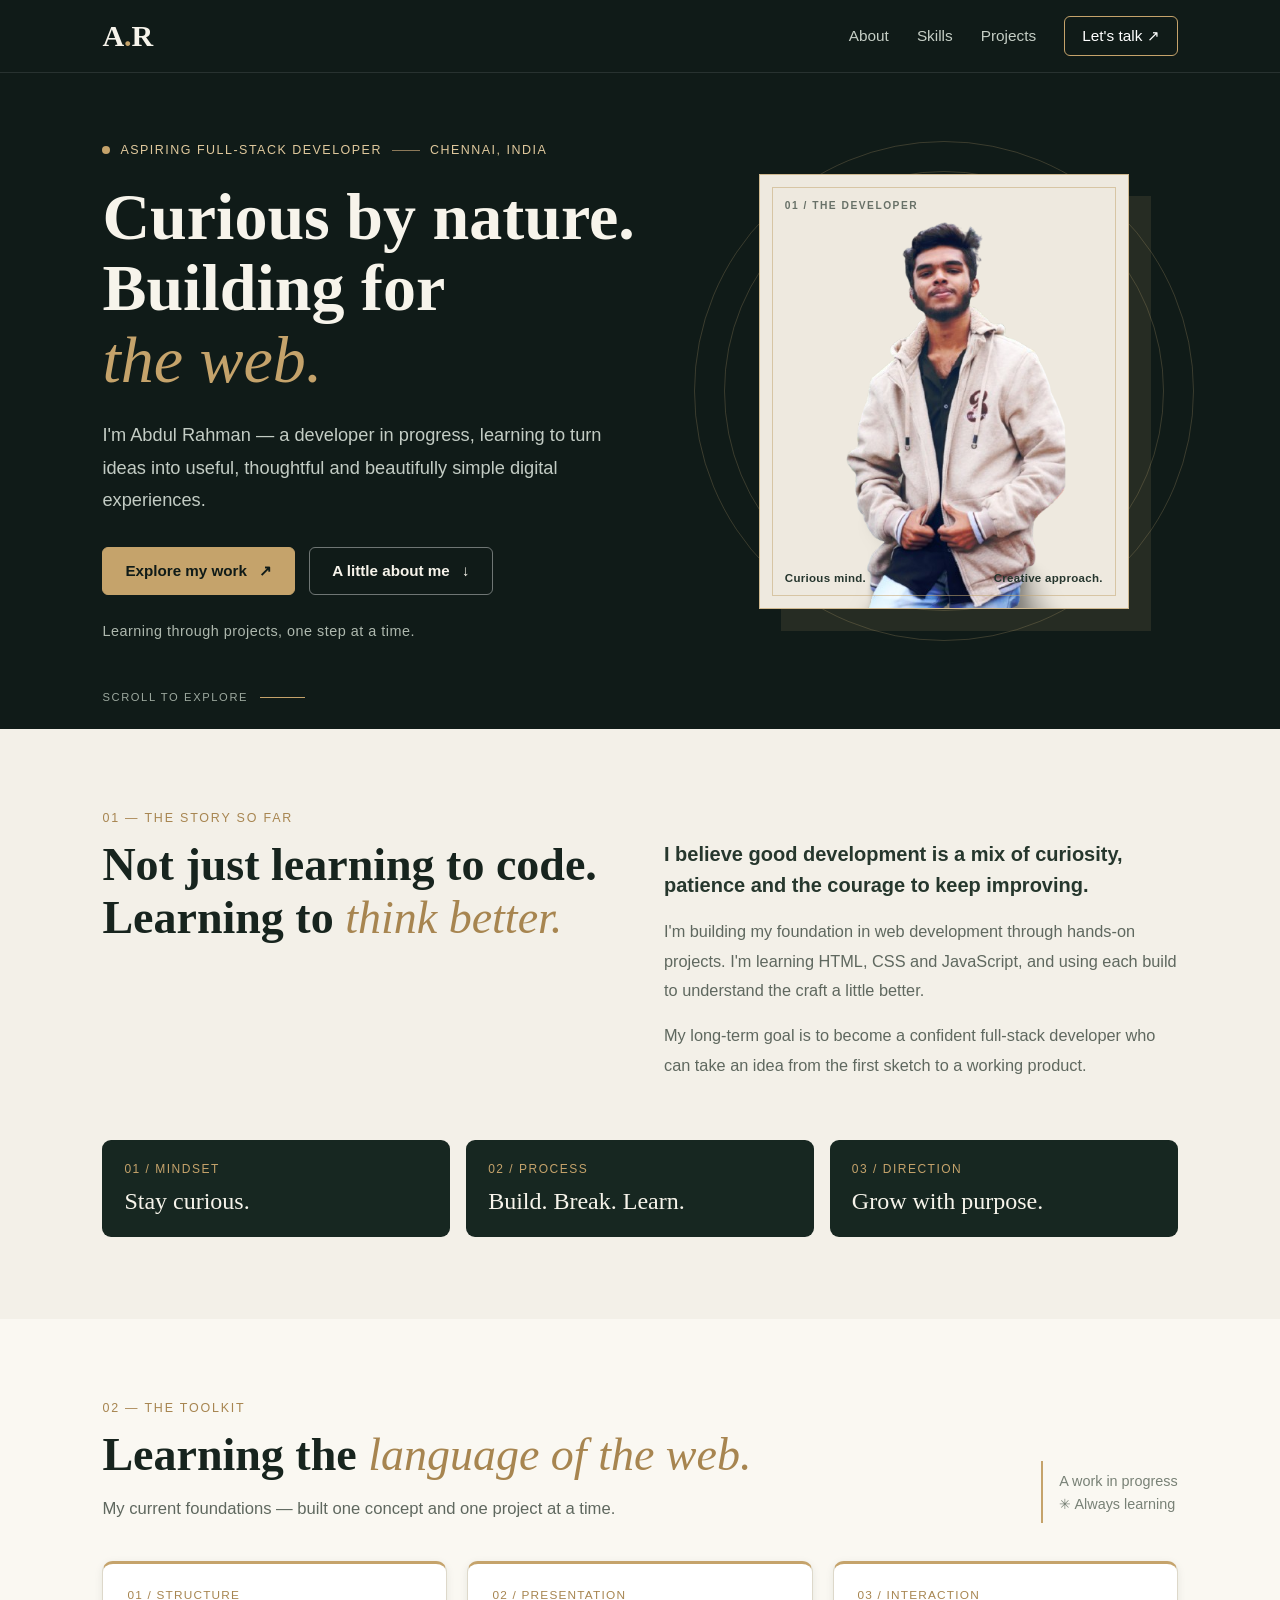
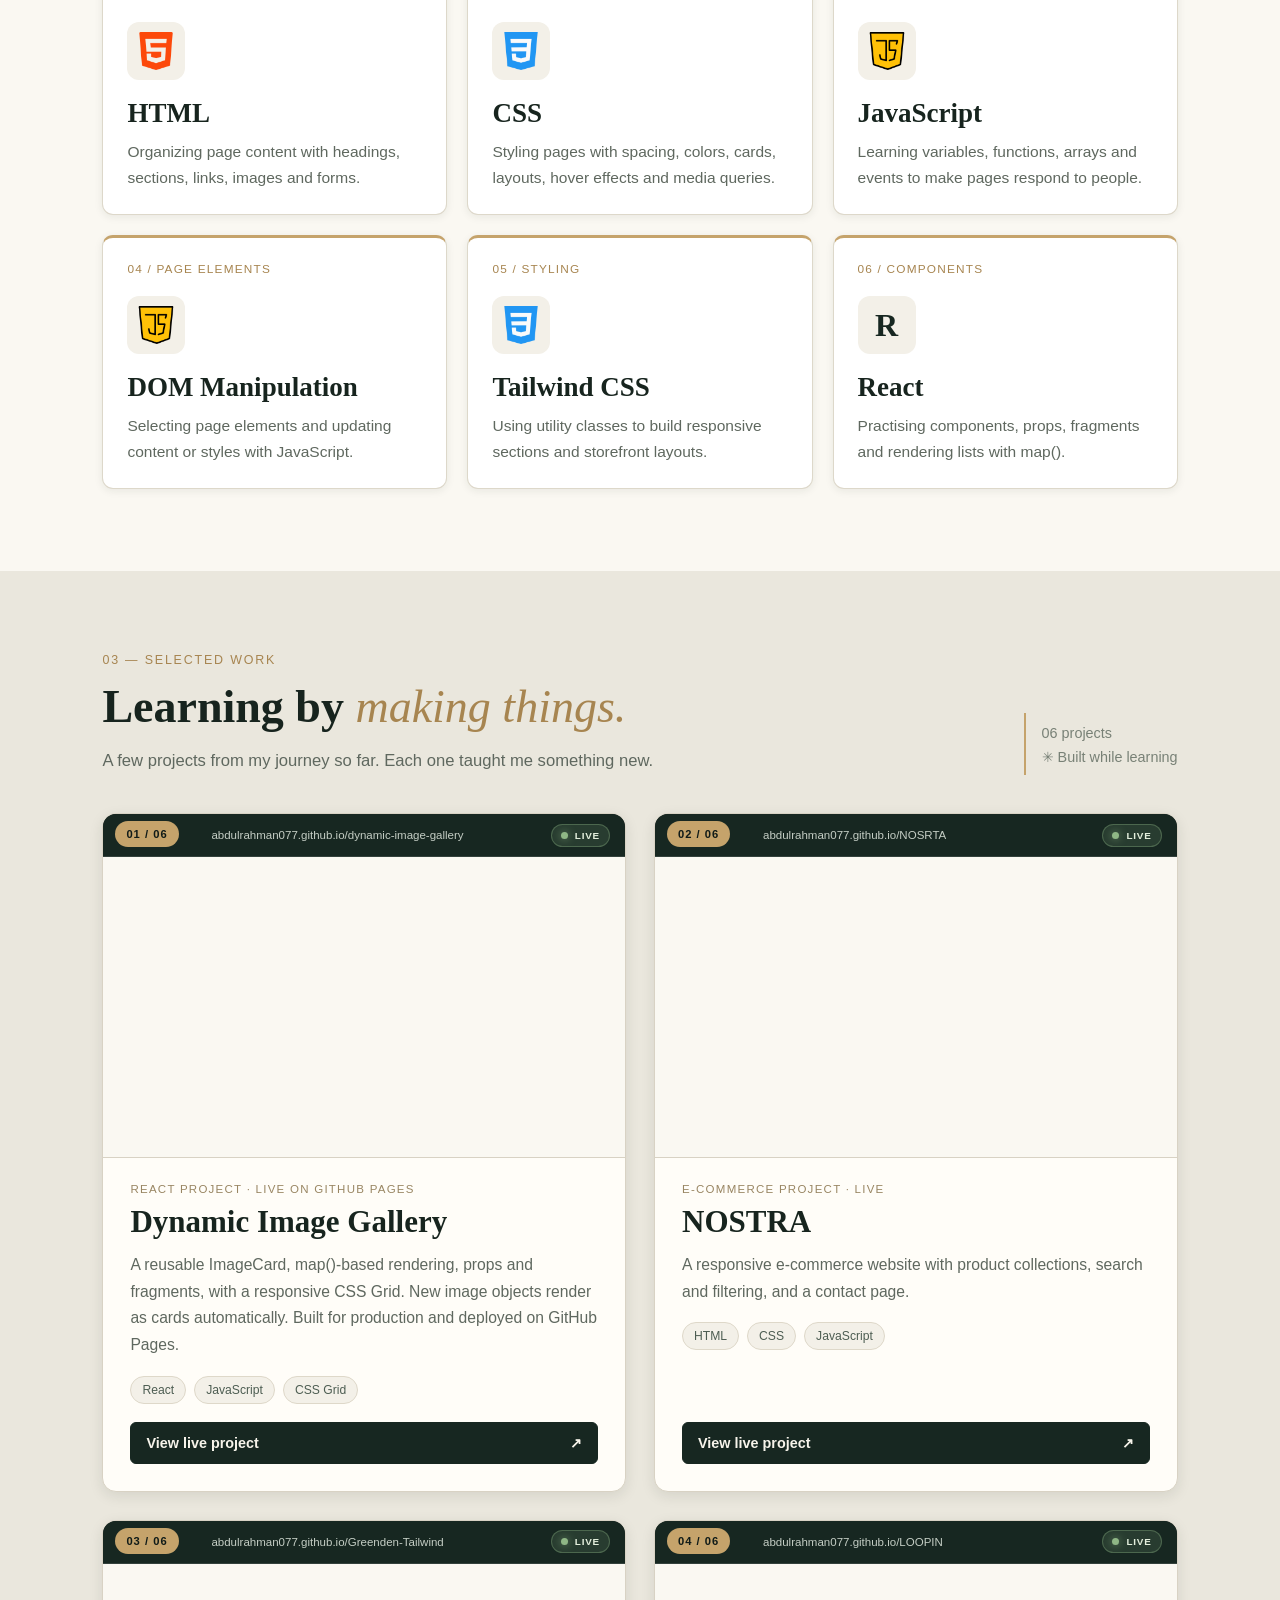
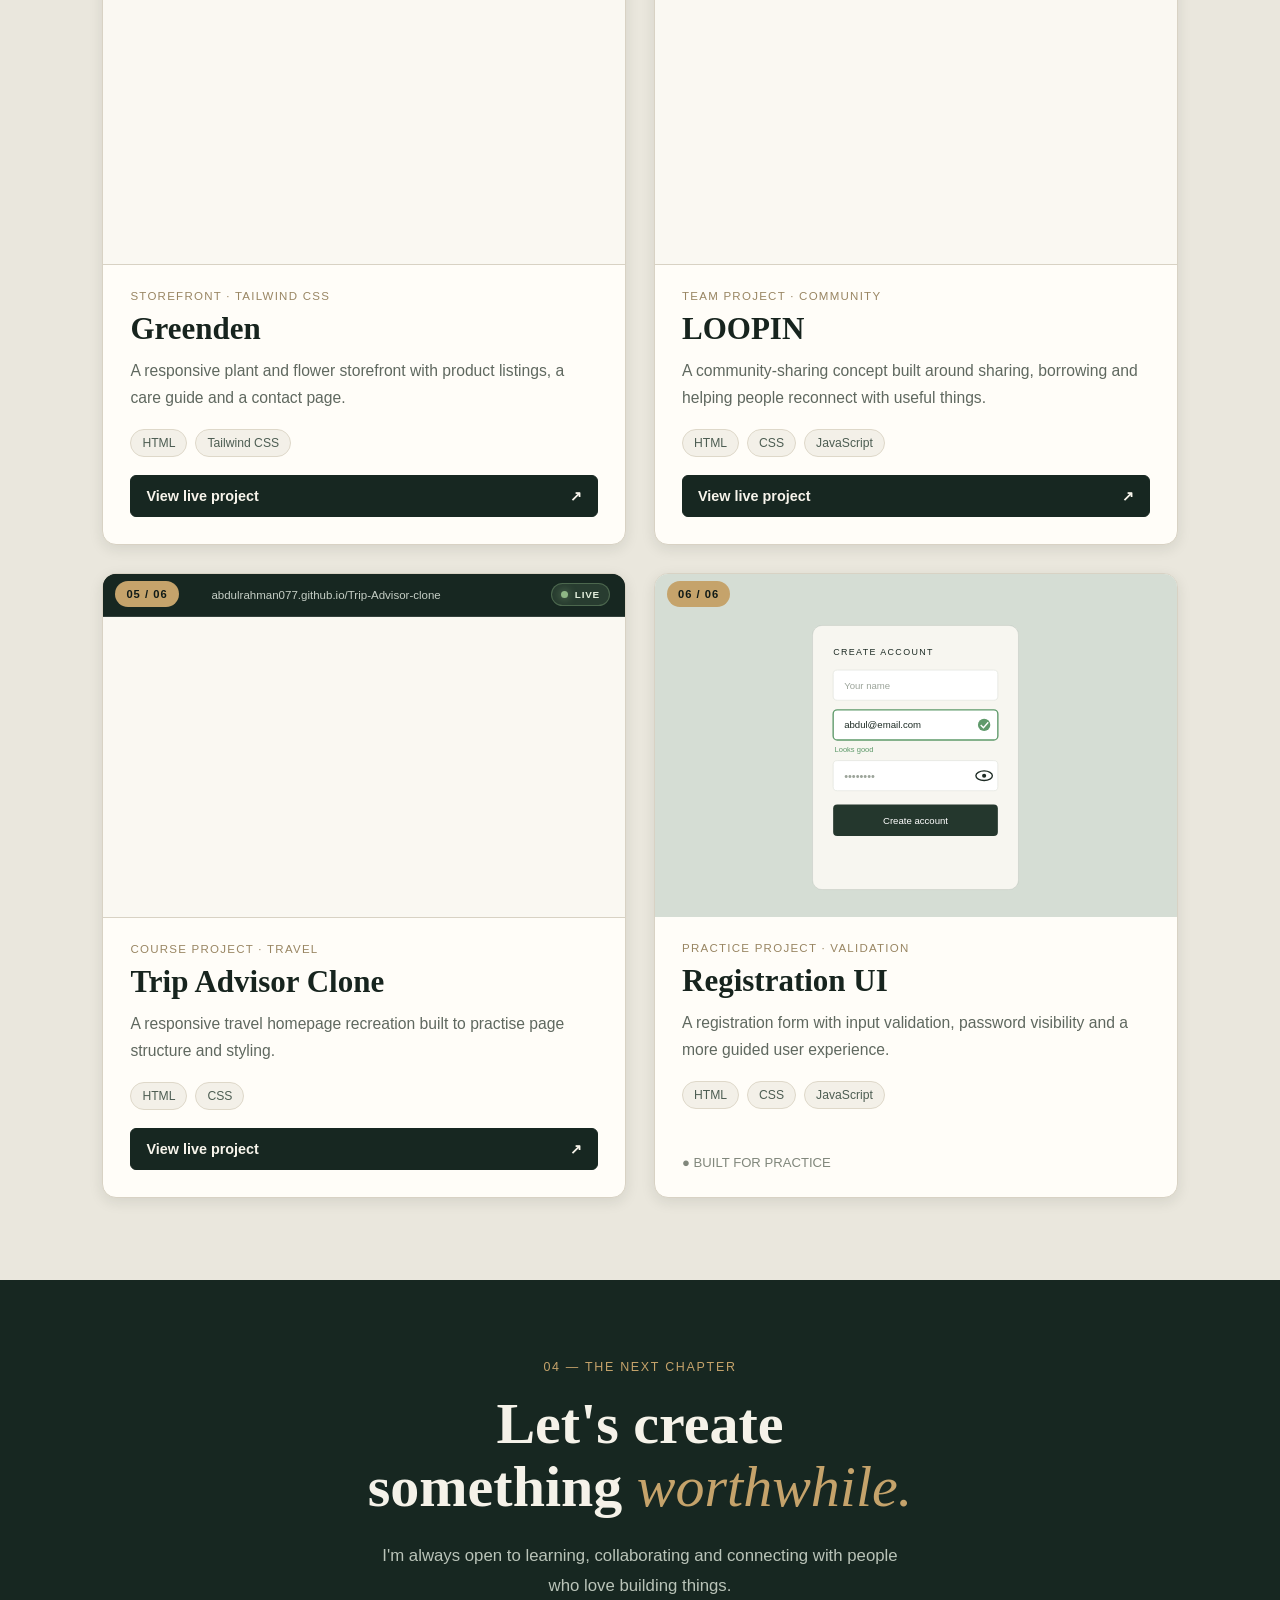
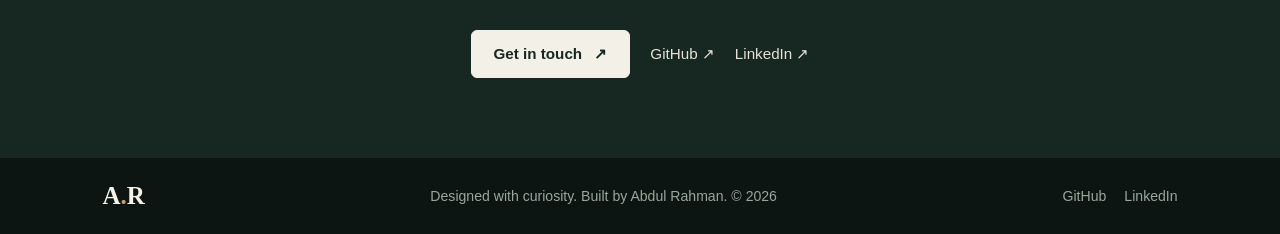
<file: index.html>
<!DOCTYPE html>
<html lang="en">
<head>
  <meta charset="UTF-8">
  <meta name="viewport" content="width=device-width, initial-scale=1.0">
  <meta name="description" content="Abdul Rahman is an aspiring web developer from Chennai, learning by building thoughtful web projects.">
  <meta name="theme-color" content="#101b18">
  <title>Abdul Rahman — Web Developer in Progress</title>
  <link rel="stylesheet" href="style.css">
</head>
<body>
  <header class="header">
    <a class="header__logo" href="#home" aria-label="Abdul Rahman home">A<span>.</span>R</a>
    <button class="menu-toggle" type="button" aria-label="Open navigation" aria-expanded="false" aria-controls="main-nav">
      <span></span><span></span><span></span>
    </button>
    <nav class="nav" id="main-nav" aria-label="Main navigation">
      <a href="#about">About</a>
      <a href="#skills">Skills</a>
      <a href="#projects">Projects</a>
      <a class="nav__contact" href="#contact">Let's talk <span>↗</span></a>
    </nav>
  </header>

  <main>
    <section class="hero" id="home">
      <div class="hero__copy">
        <p class="hero__label"><span class="hero__dot"></span> ASPIRING FULL-STACK DEVELOPER <span class="hero__divider"></span> CHENNAI, INDIA</p>
        <h1 class="hero__title">Curious by nature.<br>Building for<br><em>the web.</em></h1>
        <p class="hero__description">I'm Abdul Rahman — a developer in progress, learning to turn ideas into useful, thoughtful and beautifully simple digital experiences.</p>
        <div class="hero__actions">
          <a class="button" href="#projects">Explore my work <span>↗</span></a>
          <a class="button button--outline" href="#about">A little about me <span>↓</span></a>
        </div>
        <p class="hero__note">Learning through projects, one step at a time.</p>
      </div>
      <div class="hero__photo">
        <div class="portrait-card">
          <span class="portrait-card__index">01 / THE DEVELOPER</span>
          <img src="assets/abdul-portrait.png" alt="Abdul Rahman standing in a light jacket">
          <span class="portrait-card__inner-border" aria-hidden="true"></span>
          <div class="portrait-card__caption">
            <span>Curious mind.</span>
            <span>Creative approach.</span>
          </div>
        </div>
        <span class="hero__orbit hero__orbit--one" aria-hidden="true"></span>
        <span class="hero__orbit hero__orbit--two" aria-hidden="true"></span>
      </div>
      <a class="scroll-cue" href="#about"><span>SCROLL TO EXPLORE</span><i></i></a>
    </section>

    <section class="section section--cream" id="about">
      <p class="section__label">01 — THE STORY SO FAR</p>
      <div class="about">
        <h2 class="section__title about__title">Not just learning to code. Learning to <em>think better.</em></h2>
        <div class="about__text">
          <p class="about__lead">I believe good development is a mix of curiosity, patience and the courage to keep improving.</p>
          <p>I'm building my foundation in web development through hands-on projects. I'm learning HTML, CSS and JavaScript, and using each build to understand the craft a little better.</p>
          <p>My long-term goal is to become a confident full-stack developer who can take an idea from the first sketch to a working product.</p>
        </div>
      </div>
      <div class="principles">
        <article class="principle"><p>01 / MINDSET</p><h3>Stay curious.</h3></article>
        <article class="principle"><p>02 / PROCESS</p><h3>Build. Break. Learn.</h3></article>
        <article class="principle"><p>03 / DIRECTION</p><h3>Grow with purpose.</h3></article>
      </div>
    </section>

    <section class="section" id="skills">
      <p class="section__label">02 — THE TOOLKIT</p>
      <div class="section-heading">
        <div>
          <h2 class="section__title">Learning the <em>language of the web.</em></h2>
          <p class="section__intro">My current foundations — built one concept and one project at a time.</p>
        </div>
        <p class="section-heading__note">A work in progress<br>✳ Always learning</p>
      </div>
      <div class="skill-grid">
        <article class="skill-card">
          <span class="skill-card__number">01 / STRUCTURE</span>
          <img class="skill-card__icon" src="assets/html.png" alt="HTML icon">
          <h3>HTML</h3>
          <p>Organizing page content with headings, sections, links, images and forms.</p>
        </article>
        <article class="skill-card">
          <span class="skill-card__number">02 / PRESENTATION</span>
          <img class="skill-card__icon" src="assets/css.png" alt="CSS icon">
          <h3>CSS</h3>
          <p>Styling pages with spacing, colors, cards, layouts, hover effects and media queries.</p>
        </article>
        <article class="skill-card">
          <span class="skill-card__number">03 / INTERACTION</span>
          <img class="skill-card__icon" src="assets/js.png" alt="JavaScript icon">
          <h3>JavaScript</h3>
          <p>Learning variables, functions, arrays and events to make pages respond to people.</p>
        </article>
        <article class="skill-card">
          <span class="skill-card__number">04 / PAGE ELEMENTS</span>
          <img class="skill-card__icon" src="assets/js.png" alt="JavaScript icon">
          <h3>DOM Manipulation</h3>
          <p>Selecting page elements and updating content or styles with JavaScript.</p>
        </article>
        <article class="skill-card">
          <span class="skill-card__number">05 / STYLING</span>
          <img class="skill-card__icon" src="assets/css.png" alt="CSS icon">
          <h3>Tailwind CSS</h3>
          <p>Using utility classes to build responsive sections and storefront layouts.</p>
        </article>
        <article class="skill-card">
          <span class="skill-card__number">06 / COMPONENTS</span>
          <span class="skill-card__letter" aria-hidden="true">R</span>
          <h3>React</h3>
          <p>Practising components, props, fragments and rendering lists with map().</p>
        </article>
      </div>
    </section>

    <section class="section section--sand" id="projects">
      <p class="section__label">03 — SELECTED WORK</p>
      <div class="section-heading">
        <div>
          <h2 class="section__title">Learning by <em>making things.</em></h2>
          <p class="section__intro">A few projects from my journey so far. Each one taught me something new.</p>
        </div>
        <p class="section-heading__note">06 projects<br>✳ Built while learning</p>
      </div>

      <div class="project-grid">
        <article class="project">
          <span class="project__number">01 / 06</span>
          <div class="project__preview">
            <div class="project__preview-bar"><span class="project__browser-address">abdulrahman077.github.io/dynamic-image-gallery</span><span class="project__preview-live"><span></span>LIVE</span></div>
            <iframe class="project__frame" src="https://abdulrahman077.github.io/dynamic-image-gallery/" title="Dynamic Image Gallery live preview" loading="lazy" referrerpolicy="strict-origin-when-cross-origin"></iframe>
          </div>
          <div class="project__body">
            <p class="project__category">REACT PROJECT · LIVE ON GITHUB PAGES</p>
            <h3 class="project__title">Dynamic Image Gallery</h3>
            <p class="project__text">A reusable ImageCard, map()-based rendering, props and fragments, with a responsive CSS Grid. New image objects render as cards automatically. Built for production and deployed on GitHub Pages.</p>
            <div class="project__tags"><span>React</span><span>JavaScript</span><span>CSS Grid</span></div>
            <a class="project__link" href="https://abdulrahman077.github.io/dynamic-image-gallery/" target="_blank" rel="noopener noreferrer">View live project <span>↗</span></a>
          </div>
        </article>

        <article class="project">
          <span class="project__number">02 / 06</span>
          <div class="project__preview">
            <div class="project__preview-bar"><span class="project__browser-address">abdulrahman077.github.io/NOSRTA</span><span class="project__preview-live"><span></span>LIVE</span></div>
            <iframe class="project__frame" src="https://abdulrahman077.github.io/NOSRTA/" title="NOSTRA clothing store live preview" loading="lazy" referrerpolicy="strict-origin-when-cross-origin"></iframe>
          </div>
          <div class="project__body">
            <p class="project__category">E-COMMERCE PROJECT · LIVE</p>
            <h3 class="project__title">NOSTRA</h3>
            <p class="project__text">A responsive e-commerce website with product collections, search and filtering, and a contact page.</p>
            <div class="project__tags"><span>HTML</span><span>CSS</span><span>JavaScript</span></div>
            <a class="project__link" href="https://abdulrahman077.github.io/NOSRTA/" target="_blank" rel="noopener noreferrer">View live project <span>↗</span></a>
          </div>
        </article>

        <article class="project">
          <span class="project__number">03 / 06</span>
          <div class="project__preview">
            <div class="project__preview-bar"><span class="project__browser-address">abdulrahman077.github.io/Greenden-Tailwind</span><span class="project__preview-live"><span></span>LIVE</span></div>
            <iframe class="project__frame" src="https://abdulrahman077.github.io/Greenden-Tailwind/" title="Greenden plant store live preview" loading="lazy" referrerpolicy="strict-origin-when-cross-origin"></iframe>
          </div>
          <div class="project__body">
            <p class="project__category">STOREFRONT · TAILWIND CSS</p>
            <h3 class="project__title">Greenden</h3>
            <p class="project__text">A responsive plant and flower storefront with product listings, a care guide and a contact page.</p>
            <div class="project__tags"><span>HTML</span><span>Tailwind CSS</span></div>
            <a class="project__link" href="https://abdulrahman077.github.io/Greenden-Tailwind/" target="_blank" rel="noopener noreferrer">View live project <span>↗</span></a>
          </div>
        </article>

        <article class="project">
          <span class="project__number">04 / 06</span>
          <div class="project__preview">
            <div class="project__preview-bar"><span class="project__browser-address">abdulrahman077.github.io/LOOPIN</span><span class="project__preview-live"><span></span>LIVE</span></div>
            <iframe class="project__frame" src="https://abdulrahman077.github.io/LOOPIN/" title="LOOPIN community project live preview" loading="lazy" referrerpolicy="strict-origin-when-cross-origin"></iframe>
          </div>
          <div class="project__body">
            <p class="project__category">TEAM PROJECT · COMMUNITY</p>
            <h3 class="project__title">LOOPIN</h3>
            <p class="project__text">A community-sharing concept built around sharing, borrowing and helping people reconnect with useful things.</p>
            <div class="project__tags"><span>HTML</span><span>CSS</span><span>JavaScript</span></div>
            <a class="project__link" href="https://abdulrahman077.github.io/LOOPIN/" target="_blank" rel="noopener noreferrer">View live project <span>↗</span></a>
          </div>
        </article>

        <article class="project">
          <span class="project__number">05 / 06</span>
          <div class="project__preview">
            <div class="project__preview-bar"><span class="project__browser-address">abdulrahman077.github.io/Trip-Advisor-clone</span><span class="project__preview-live"><span></span>LIVE</span></div>
            <iframe class="project__frame" src="https://abdulrahman077.github.io/Trip-Advisor-clone/" title="Trip Advisor clone live preview" loading="lazy" referrerpolicy="strict-origin-when-cross-origin"></iframe>
          </div>
          <div class="project__body">
            <p class="project__category">COURSE PROJECT · TRAVEL</p>
            <h3 class="project__title">Trip Advisor Clone</h3>
            <p class="project__text">A responsive travel homepage recreation built to practise page structure and styling.</p>
            <div class="project__tags"><span>HTML</span><span>CSS</span></div>
            <a class="project__link" href="https://abdulrahman077.github.io/Trip-Advisor-clone/" target="_blank" rel="noopener noreferrer">View live project <span>↗</span></a>
          </div>
        </article>

        <article class="project">
          <span class="project__number">06 / 06</span>
          <img class="project__image" src="assets/project-registration.svg" alt="Illustration of the Registration UI form project">
          <div class="project__body">
            <p class="project__category">PRACTICE PROJECT · VALIDATION</p>
            <h3 class="project__title">Registration UI</h3>
            <p class="project__text">A registration form with input validation, password visibility and a more guided user experience.</p>
            <div class="project__tags"><span>HTML</span><span>CSS</span><span>JavaScript</span></div>
            <p class="project__status">● BUILT FOR PRACTICE</p>
          </div>
        </article>
      </div>
    </section>

    <section class="contact" id="contact">
      <p class="contact__label">04 — THE NEXT CHAPTER</p>
      <h2 class="contact__title">Let's create<br>something <em>worthwhile.</em></h2>
      <p class="contact__text">I'm always open to learning, collaborating and connecting with people who love building things.</p>
      <div class="contact__actions">
        <a class="button button--light" href="contact.html">Get in touch <span>↗</span></a>
        <a class="contact__social" href="https://github.com/abdulrahman077" target="_blank" rel="noopener noreferrer">GitHub ↗</a>
        <a class="contact__social" href="https://www.linkedin.com/in/abdul-rahman-02235523a/" target="_blank" rel="noopener noreferrer">LinkedIn ↗</a>
      </div>
    </section>
  </main>

  <footer class="footer">
    <a class="header__logo" href="#home">A<span>.</span>R</a>
    <p>Designed with curiosity. Built by Abdul Rahman. © 2026</p>
    <div class="footer__links">
      <a href="https://github.com/abdulrahman077" target="_blank" rel="noopener noreferrer">GitHub</a>
      <a href="https://www.linkedin.com/in/abdul-rahman-02235523a/" target="_blank" rel="noopener noreferrer">LinkedIn</a>
    </div>
  </footer>
  <script src="script.js"></script>
</body>
</html>
</file>
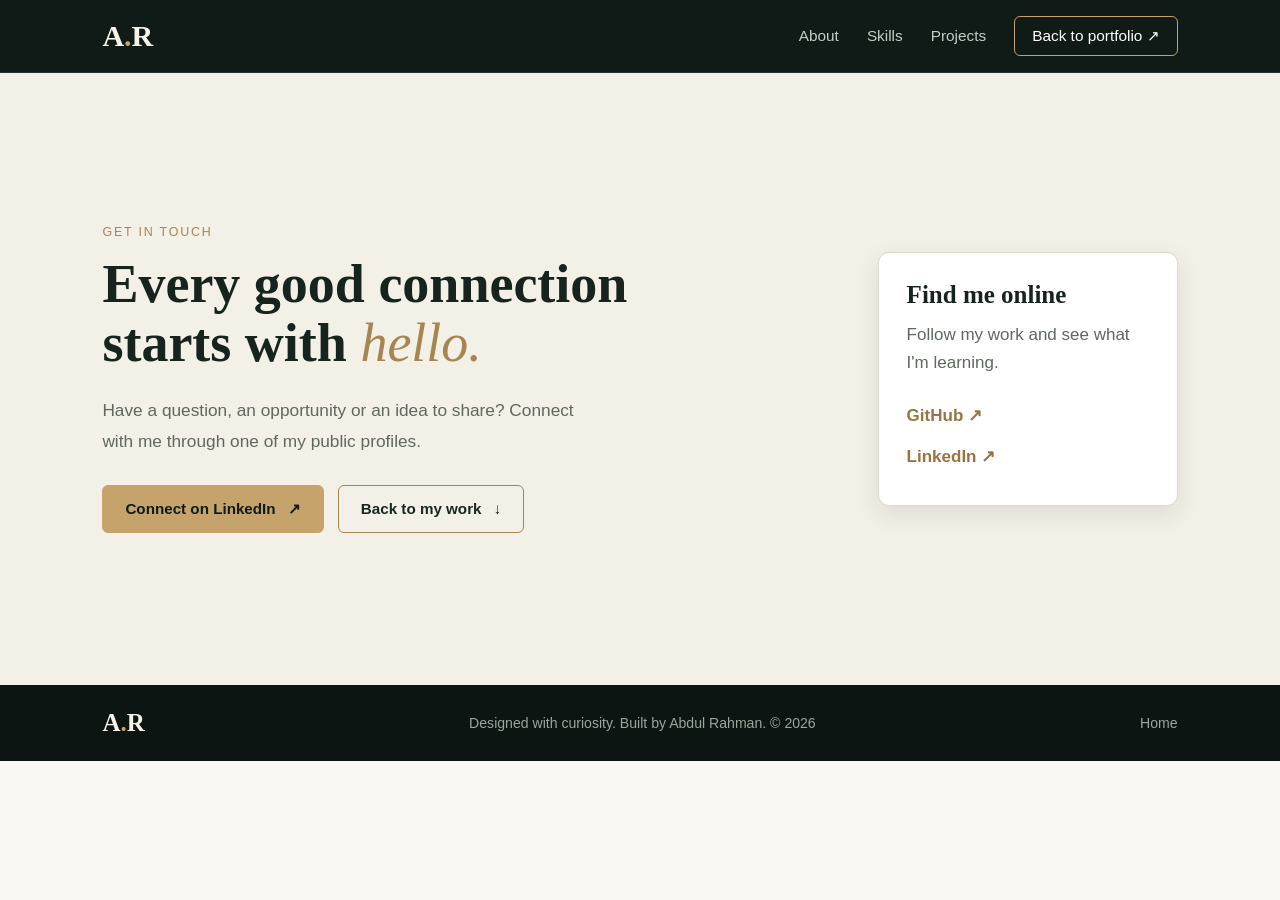
<file: contact.html>
<!DOCTYPE html>
<html lang="en">
<head>
  <meta charset="UTF-8">
  <meta name="viewport" content="width=device-width, initial-scale=1.0">
  <meta name="description" content="Contact Abdul Rahman through his public developer profiles.">
  <meta name="theme-color" content="#101b18">
  <title>Let's Talk — Abdul Rahman</title>
  <link rel="stylesheet" href="style.css">
</head>
<body>
  <header class="header">
    <a class="header__logo" href="index.html#home" aria-label="Abdul Rahman home">A<span>.</span>R</a>
    <button class="menu-toggle" type="button" aria-label="Open navigation" aria-expanded="false" aria-controls="main-nav">
      <span></span><span></span><span></span>
    </button>
    <nav class="nav" id="main-nav" aria-label="Main navigation">
      <a href="index.html#about">About</a>
      <a href="index.html#skills">Skills</a>
      <a href="index.html#projects">Projects</a>
      <a class="nav__contact" href="index.html#contact">Back to portfolio <span>↗</span></a>
    </nav>
  </header>

  <main class="contact-page">
    <div class="contact-page__copy">
      <p class="section__label">GET IN TOUCH</p>
      <h1 class="contact-page__title">Every good connection starts with <em>hello.</em></h1>
      <p class="contact-page__description">Have a question, an opportunity or an idea to share? Connect with me through one of my public profiles.</p>
      <div class="contact-page__links">
        <a class="button" href="https://www.linkedin.com/in/abdul-rahman-02235523a/" target="_blank" rel="noopener noreferrer">Connect on LinkedIn <span>↗</span></a>
        <a class="button button--outline" href="index.html#projects">Back to my work <span>↓</span></a>
      </div>
    </div>
    <aside class="contact-page__card">
      <h2>Find me online</h2>
      <p>Follow my work and see what I'm learning.</p>
      <a href="https://github.com/abdulrahman077" target="_blank" rel="noopener noreferrer">GitHub ↗</a>
      <a href="https://www.linkedin.com/in/abdul-rahman-02235523a/" target="_blank" rel="noopener noreferrer">LinkedIn ↗</a>
    </aside>
  </main>

  <footer class="footer">
    <a class="header__logo" href="index.html#home">A<span>.</span>R</a>
    <p>Designed with curiosity. Built by Abdul Rahman. © 2026</p>
    <div class="footer__links"><a href="index.html">Home</a></div>
  </footer>
  <script src="script.js"></script>
</body>
</html>
</file>
<file: style.css>
* { margin: 0; padding: 0; box-sizing: border-box; }
html { scroll-behavior: smooth; }
body { font-family: Arial, sans-serif; font-size: 17px; color: #17241e; background-color: #faf8f2; }
a { color: inherit; text-decoration: none; }
img { display: block; max-width: 100%; height: auto; }

.header { position: sticky; top: 0; z-index: 10; display: flex; justify-content: space-between; align-items: center; padding: 16px 8%; background-color: #101b18; color: #f7f4eb; border-bottom: 1px solid rgba(255, 255, 255, 0.1); }
.header__logo { font-family: Georgia, serif; font-size: 30px; font-weight: bold; }
.header__logo span { color: #c5a36b; }
.nav { display: flex; align-items: center; gap: 28px; font-size: 0.96rem; }
.nav a { color: #c5cec5; transition: color 0.3s ease; }
.nav a:hover { color: #e0c99d; }
.nav__contact { padding: 10px 17px; border: 1px solid #c5a36b; border-radius: 6px; color: #ffffff !important; }
.menu-toggle { display: none; }

.hero { position: relative; display: flex; flex-wrap: wrap; align-items: center; justify-content: space-between; gap: 40px; min-height: 620px; padding: 70px 8% 90px; overflow: hidden; background-color: #101b18; color: #f7f4eb; }
.hero__copy { flex: 1 1 440px; max-width: 640px; animation: rise-in 0.7s ease-out both; }
.hero__label { display: flex; flex-wrap: wrap; align-items: center; gap: 10px; margin-bottom: 24px; font-size: 0.78rem; letter-spacing: 1.5px; color: #e0c99d; }
.hero__dot { width: 8px; height: 8px; border-radius: 50%; background-color: #c5a36b; }
.hero__divider { width: 28px; height: 1px; background-color: #8c7959; }
.hero__title { font-family: Georgia, serif; font-size: 66px; line-height: 1.08; }
.hero__title em { color: #c5a36b; font-weight: normal; }
.hero__description { max-width: 540px; margin: 24px 0 30px; font-size: 1.14rem; line-height: 1.8; color: #c3ccc4; }
.hero__actions { display: flex; flex-wrap: wrap; gap: 14px; }
.button { display: inline-block; padding: 14px 22px; background-color: #c5a36b; color: #101b18; font-size: 0.95rem; font-weight: bold; border: 1px solid #c5a36b; border-radius: 6px; cursor: pointer; transition: background-color 0.3s ease, transform 0.3s ease; }
.button:hover { background-color: #e0c99d; transform: translateY(-3px); }
.button span { margin-left: 8px; }
.button--outline { background-color: transparent; color: #f7f4eb; border-color: rgba(255, 255, 255, 0.4); }
.button--outline:hover { background-color: rgba(255, 255, 255, 0.1); }
.hero__note { margin-top: 28px; font-size: 0.9rem; letter-spacing: 0.5px; color: #aeb8ae; }

.hero__photo { position: relative; flex: 1 1 340px; display: flex; justify-content: center; align-items: center; min-height: 470px; animation: fade-in 1s ease-out both; }
.portrait-card { position: relative; z-index: 1; width: 100%; max-width: 370px; height: 435px; overflow: hidden; background-color: #eee9df; border: 1px solid rgba(197, 168, 117, 0.75); box-shadow: 22px 22px 0 rgba(197, 168, 117, 0.12); }
.portrait-card img { position: relative; z-index: 1; width: auto; max-width: 100%; height: 100%; margin-left: auto; margin-right: auto; }
.portrait-card__inner-border { position: absolute; z-index: 2; top: 12px; right: 12px; bottom: 12px; left: 12px; border: 1px solid rgba(197, 168, 117, 0.55); }
.portrait-card__index { position: absolute; z-index: 3; top: 25px; left: 25px; color: #687168; font-size: 0.64rem; font-weight: bold; letter-spacing: 1.5px; }
.portrait-card__caption { position: absolute; z-index: 3; right: 25px; bottom: 24px; left: 25px; display: flex; justify-content: space-between; gap: 12px; color: #26362e; font-size: 0.72rem; font-weight: bold; letter-spacing: 0.3px; }
.hero__orbit { position: absolute; z-index: 0; border: 1px solid rgba(197, 168, 117, 0.24); border-radius: 50%; }
.hero__orbit--one { width: 440px; height: 440px; }
.hero__orbit--two { width: 500px; height: 500px; }
.scroll-cue { position: absolute; bottom: 26px; left: 8%; display: flex; align-items: center; gap: 12px; color: #9da99f; font-size: 0.7rem; letter-spacing: 1.6px; }
.scroll-cue i { display: inline-block; width: 45px; height: 1px; background-color: #c5a36b; }

.section { padding: 82px 8%; }
.section--cream { background-color: #f3f0e8; }
.section--sand { background-color: #eae7dd; }
.section__label { margin-bottom: 14px; font-size: 0.78rem; letter-spacing: 1.8px; color: #a78550; }
.section__title { max-width: 700px; margin-bottom: 18px; font-family: Georgia, serif; font-size: 46px; line-height: 1.15; }
.section__title em { color: #a78550; font-weight: normal; }
.section__intro { max-width: 560px; font-size: 1.04rem; line-height: 1.75; color: #5f685f; }
.section-heading { display: flex; flex-wrap: wrap; align-items: end; justify-content: space-between; gap: 20px; margin-bottom: 38px; }
.section-heading .section__title { margin-bottom: 12px; }
.section-heading__note { padding: 9px 0 6px 16px; border-left: 2px solid #c5a36b; color: #788176; font-size: 0.9rem; line-height: 1.65; }

.about { display: flex; flex-wrap: wrap; gap: 48px; margin-bottom: 44px; }
.about__title { flex: 1 1 360px; }
.about__text { flex: 1 1 360px; }
.about__text p { margin-bottom: 16px; font-size: 1.02rem; line-height: 1.8; color: #5f685f; }
.about__text .about__lead { font-size: 1.25rem; line-height: 1.55; font-weight: bold; color: #26372d; }
.principles { display: flex; flex-wrap: wrap; gap: 16px; }
.principle { flex: 1 1 220px; padding: 22px; background-color: #172721; color: #f7f4eb; border-radius: 9px; }
.principle p { margin-bottom: 12px; color: #c5a36b; font-size: 0.75rem; letter-spacing: 1.5px; }
.principle h3 { font-family: Georgia, serif; font-size: 24px; font-weight: normal; }

.skill-grid { display: grid; grid-template-columns: repeat(3, 1fr); gap: 20px; }
.skill-card { padding: 24px; background-color: #ffffff; border: 1px solid #ddd8ca; border-top: 3px solid #c5a36b; border-radius: 11px; box-shadow: 0 2px 8px rgba(30, 35, 30, 0.08); transition: transform 0.3s ease, box-shadow 0.3s ease; }
.skill-card:hover { transform: translateY(-5px); box-shadow: 0 13px 30px rgba(16, 27, 24, 0.14); }
.skill-card__number { display: block; margin-bottom: 20px; color: #a78550; font-size: 0.74rem; letter-spacing: 1.2px; }
.skill-card__icon, .skill-card__letter { width: 58px; height: 58px; margin-bottom: 18px; padding: 10px; background-color: #f3f0e8; border-radius: 12px; }
.skill-card__letter { display: flex; justify-content: center; align-items: center; color: #172721; font-family: Georgia, serif; font-size: 32px; font-weight: bold; }
.skill-card h3 { margin-bottom: 10px; font-family: Georgia, serif; font-size: 27px; }
.skill-card p { color: #5f685f; font-size: 0.97rem; line-height: 1.65; }

.project-grid { display: grid; grid-template-columns: repeat(2, 1fr); gap: 28px; align-items: stretch; max-width: 1240px; margin: 0 auto; }
.project { position: relative; display: flex; flex-direction: column; overflow: hidden; background-color: #fffdf8; border: 1px solid #d8d2c4; border-radius: 14px; box-shadow: 0 4px 14px rgba(30, 35, 30, 0.1); transition: transform 0.3s ease, box-shadow 0.3s ease; }
.project:hover { transform: translateY(-6px); box-shadow: 0 20px 42px rgba(16, 27, 24, 0.18); }
.project__number { position: absolute; top: 7px; left: 12px; z-index: 2; padding: 7px 11px; background-color: #c5a36b; color: #101b18; font-size: 0.7rem; font-weight: bold; letter-spacing: 1px; border-radius: 16px; }
.project__preview { overflow: hidden; background-color: #101b18; border-bottom: 1px solid #d8d2c4; }
.project__preview-bar { display: flex; justify-content: space-between; align-items: center; height: 43px; padding: 0 15px 0 108px; background-color: #172721; border-bottom: 1px solid rgba(255, 255, 255, 0.12); }
.project__browser-address { min-width: 0; overflow: hidden; color: #c5cec5; font-size: 0.72rem; text-overflow: ellipsis; white-space: nowrap; }
.project__preview-live { display: inline-flex; flex-shrink: 0; align-items: center; gap: 7px; margin-left: 12px; padding: 5px 9px; color: #e3eedc; background-color: rgba(143, 183, 134, 0.15); border: 1px solid rgba(143, 183, 134, 0.35); border-radius: 14px; font-size: 0.62rem; font-weight: bold; letter-spacing: 0.8px; }
.project__preview-live span { width: 7px; height: 7px; border-radius: 50%; background-color: #8fb786; box-shadow: 0 0 9px rgba(143, 183, 134, 0.7); }
.project__frame { display: block; width: 100%; height: 300px; border: 0; background-color: #faf8f2; }
.project__image { width: 100%; height: 343px; object-fit: cover; }
.project__body { display: flex; flex: 1; flex-direction: column; padding: 25px 27px 27px; }
.project__category { margin-bottom: 9px; color: #998663; font-size: 0.72rem; letter-spacing: 1.25px; }
.project__title { margin-bottom: 12px; font-family: Georgia, serif; font-size: 31px; line-height: 1.15; }
.project__text { margin-bottom: 17px; color: #5f685f; font-size: 0.98rem; line-height: 1.7; }
.project__tags { display: flex; flex-wrap: wrap; gap: 8px; margin-bottom: 18px; }
.project__tags span { padding: 6px 11px; color: #4d5d52; background-color: #f3f0e8; border: 1px solid #ded8c9; border-radius: 16px; font-size: 0.76rem; }
.project__link { display: flex; align-self: stretch; justify-content: space-between; align-items: center; margin-top: auto; padding: 12px 15px; color: #f7f4eb; background-color: #172721; border: 1px solid #172721; border-radius: 6px; font-weight: bold; font-size: 0.9rem; transition: color 0.3s ease, background-color 0.3s ease; }
.project__link:hover { color: #101b18; background-color: #c5a36b; border-color: #c5a36b; }
.project__link span { margin-left: 5px; }
.project__status { margin-top: auto; color: #81877c; font-size: 0.82rem; }

.contact { padding: 80px 8%; background-color: #172721; color: #f5f2e9; text-align: center; }
.contact__label { margin-bottom: 18px; color: #c5a36b; font-size: 0.78rem; letter-spacing: 1.7px; }
.contact__title { font-family: Georgia, serif; font-size: 58px; line-height: 1.1; }
.contact__title em { color: #c5a36b; font-weight: normal; }
.contact__text { max-width: 520px; margin: 22px auto 28px; color: #b9c3b8; font-size: 1.05rem; line-height: 1.8; }
.contact__actions { display: flex; flex-wrap: wrap; justify-content: center; align-items: center; gap: 20px; }
.button--light { background-color: #f3f0e8; border-color: #f3f0e8; color: #172721; }
.button--light:hover { background-color: #ffffff; }
.contact__social { color: #e6e2d8; font-size: 0.95rem; }
.contact__social:hover { color: #e0c99d; }

.footer { display: flex; flex-wrap: wrap; justify-content: space-between; align-items: center; gap: 18px; padding: 24px 8%; background-color: #0c1512; color: #9aa79d; font-size: 0.88rem; }
.footer .header__logo { color: #f5f2e9; font-size: 25px; }
.footer__links { display: flex; gap: 18px; }
.footer__links a:hover { color: #c5a36b; }

.contact-page { display: flex; flex-wrap: wrap; align-items: center; justify-content: space-between; gap: 44px; min-height: 68vh; padding: 80px 8%; background-color: #f3f0e8; }
.contact-page__copy { flex: 1 1 440px; }
.contact-page__title { max-width: 620px; margin: 16px 0 22px; font-family: Georgia, serif; font-size: 54px; line-height: 1.1; }
.contact-page__title em { color: #a78550; font-weight: normal; }
.contact-page__description { max-width: 500px; color: #5f685f; font-size: 1.08rem; line-height: 1.8; }
.contact-page__links { display: flex; flex-wrap: wrap; gap: 14px; margin-top: 28px; }
.contact-page .button--outline { color: #172721; border-color: #a78550; }
.contact-page .button--outline:hover { background-color: #eae7dd; }
.contact-page__card { flex: 0 1 300px; padding: 28px; background-color: #ffffff; border: 1px solid #ddd8ca; border-radius: 11px; box-shadow: 0 8px 24px rgba(16, 27, 24, 0.1); }
.contact-page__card h2 { margin-bottom: 12px; font-family: Georgia, serif; font-size: 25px; }
.contact-page__card p { margin-bottom: 18px; color: #5f685f; line-height: 1.65; }
.contact-page__card a { display: block; padding: 10px 0; color: #987443; font-weight: bold; }

@keyframes rise-in { from { opacity: 0; transform: translateY(20px); } to { opacity: 1; transform: translateY(0); } }
@keyframes fade-in { from { opacity: 0; } to { opacity: 1; } }

@media (max-width: 980px) {
  .hero { min-height: 560px; }
  .hero__title { font-size: 56px; }
  .portrait-card { max-width: 330px; height: 390px; }
  .hero__orbit--one { width: 420px; height: 420px; }
  .hero__orbit--two { width: 460px; height: 460px; }
  .skill-grid { grid-template-columns: repeat(2, 1fr); }
  .section__title { font-size: 40px; }
}
@media (max-width: 650px) {
  body { font-size: 16px; }
  .header { flex-wrap: wrap; padding: 14px 6%; }
  .menu-toggle { display: flex; flex-direction: column; justify-content: center; gap: 5px; width: 42px; height: 38px; padding: 8px; background: transparent; border: 1px solid rgba(255, 255, 255, 0.35); border-radius: 5px; }
  .menu-toggle span { display: block; width: 100%; height: 2px; background-color: #f7f4eb; }
  .nav { display: none; flex-direction: column; align-items: stretch; gap: 0; width: 100%; padding: 8px 0 2px; }
  .nav.nav--open { display: flex; }
  .nav a { padding: 12px 0; }
  .nav__contact { margin-top: 7px; padding: 10px 14px !important; text-align: center; }
  .hero { min-height: auto; padding: 52px 6% 78px; text-align: center; }
  .hero__copy { flex-basis: 100%; }
  .hero__label { justify-content: center; gap: 7px; font-size: 0.67rem; }
  .hero__title { font-size: 42px; }
  .hero__description { margin: 20px auto 25px; font-size: 1rem; }
  .hero__actions { justify-content: center; }
  .hero__photo { flex-basis: 100%; min-height: 390px; margin-top: 10px; }
  .portrait-card { width: 82%; max-width: 320px; height: 355px; }
  .portrait-card__index { top: 21px; left: 20px; font-size: 0.58rem; }
  .portrait-card__caption { right: 19px; bottom: 21px; left: 19px; font-size: 0.62rem; }
  .hero__orbit--one { width: 360px; height: 360px; }
  .hero__orbit--two { width: 410px; height: 410px; }
  .scroll-cue { bottom: 24px; left: 6%; }
  .section { padding: 62px 6%; }
  .section__title { font-size: 34px; }
  .section-heading { align-items: flex-start; margin-bottom: 28px; }
  .section-heading__note { display: none; }
  .about { gap: 24px; }
  .principle { flex-basis: 100%; }
  .skill-grid, .project-grid { grid-template-columns: 1fr; }
  .skill-card { padding: 22px; }
  .project__preview-bar { height: 39px; padding-right: 10px; padding-left: 98px; }
  .project__browser-address { font-size: 0.64rem; }
  .project__preview-live { margin-left: 7px; padding: 4px 7px; font-size: 0.58rem; }
  .project__frame { height: 250px; }
  .project__image { height: 250px; }
  .project__body { padding: 21px; }
  .contact { padding: 64px 6%; }
  .contact__title { font-size: 42px; }
  .contact__actions { gap: 14px; }
  .footer { flex-direction: column; text-align: center; padding: 24px 6%; }
  .contact-page { min-height: auto; padding: 60px 6%; }
  .contact-page__title { font-size: 42px; }
  .contact-page__card { flex-basis: 100%; }
}
</file>
